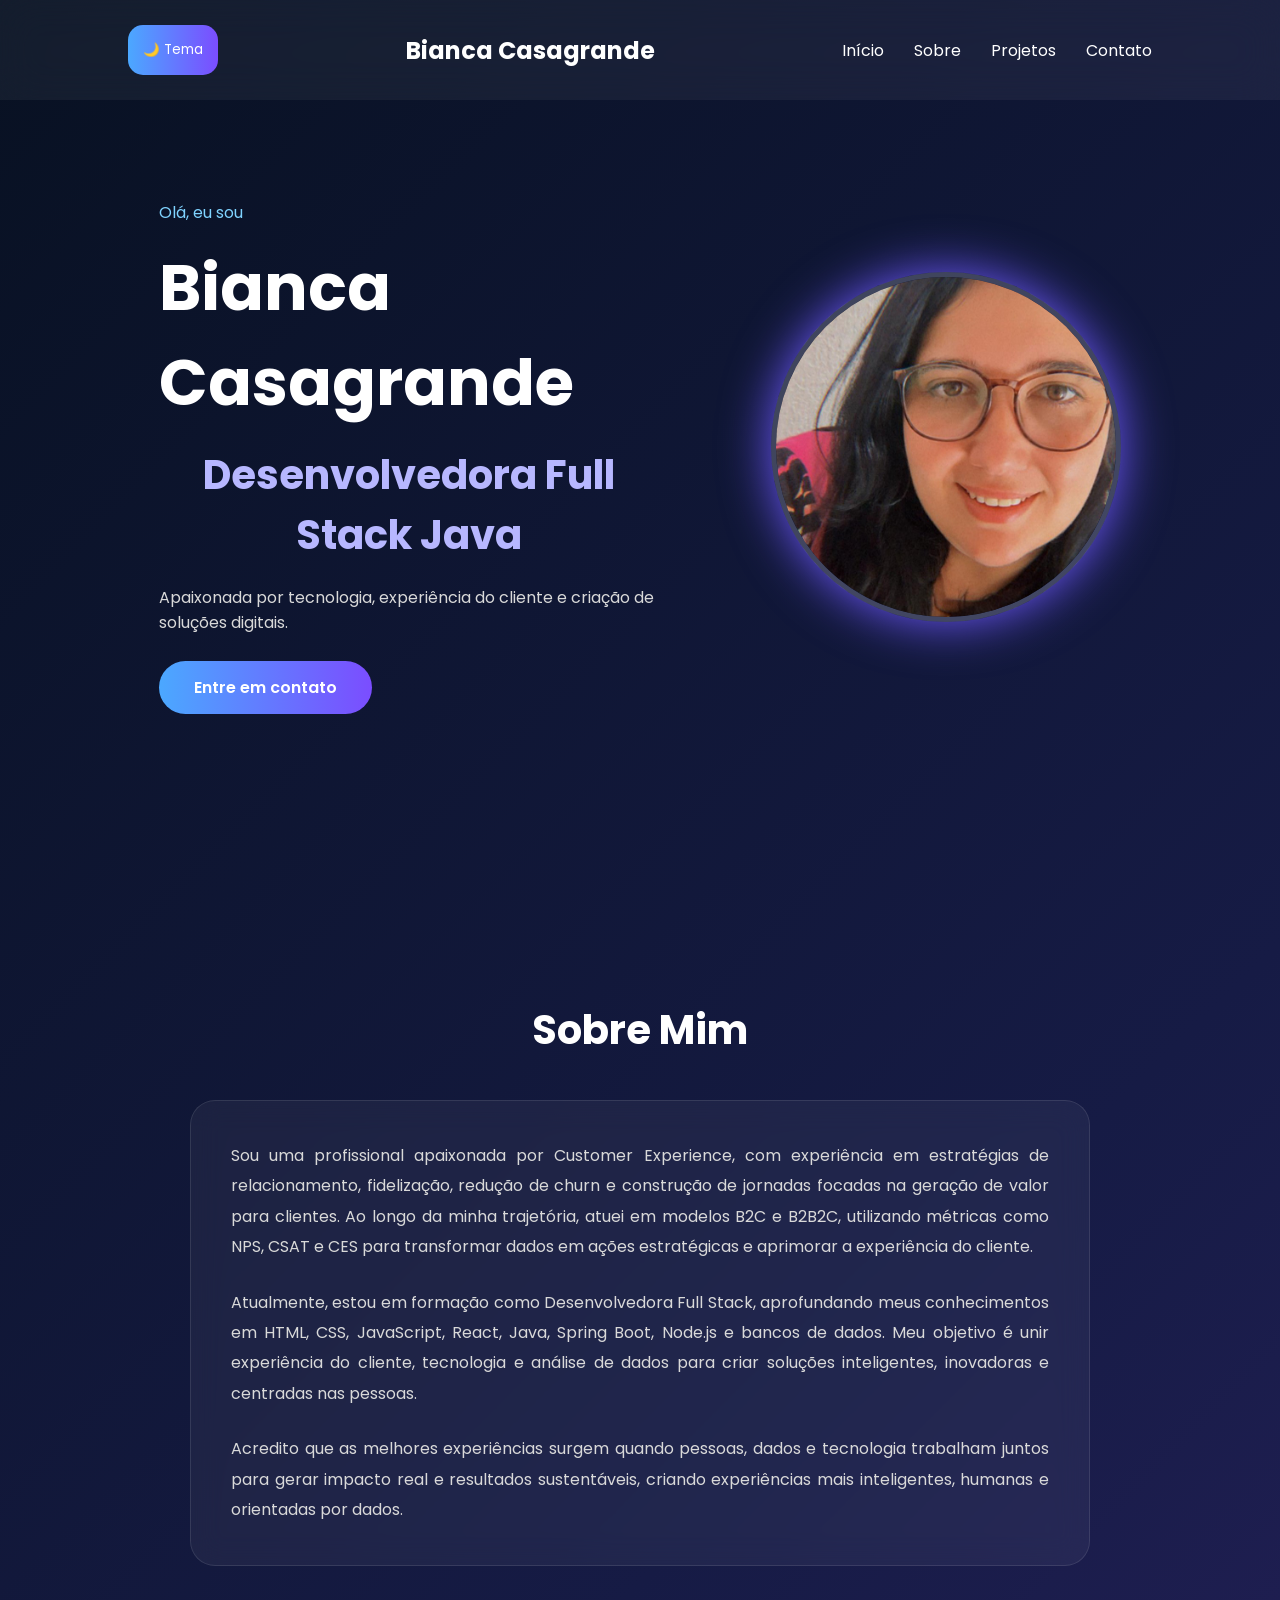
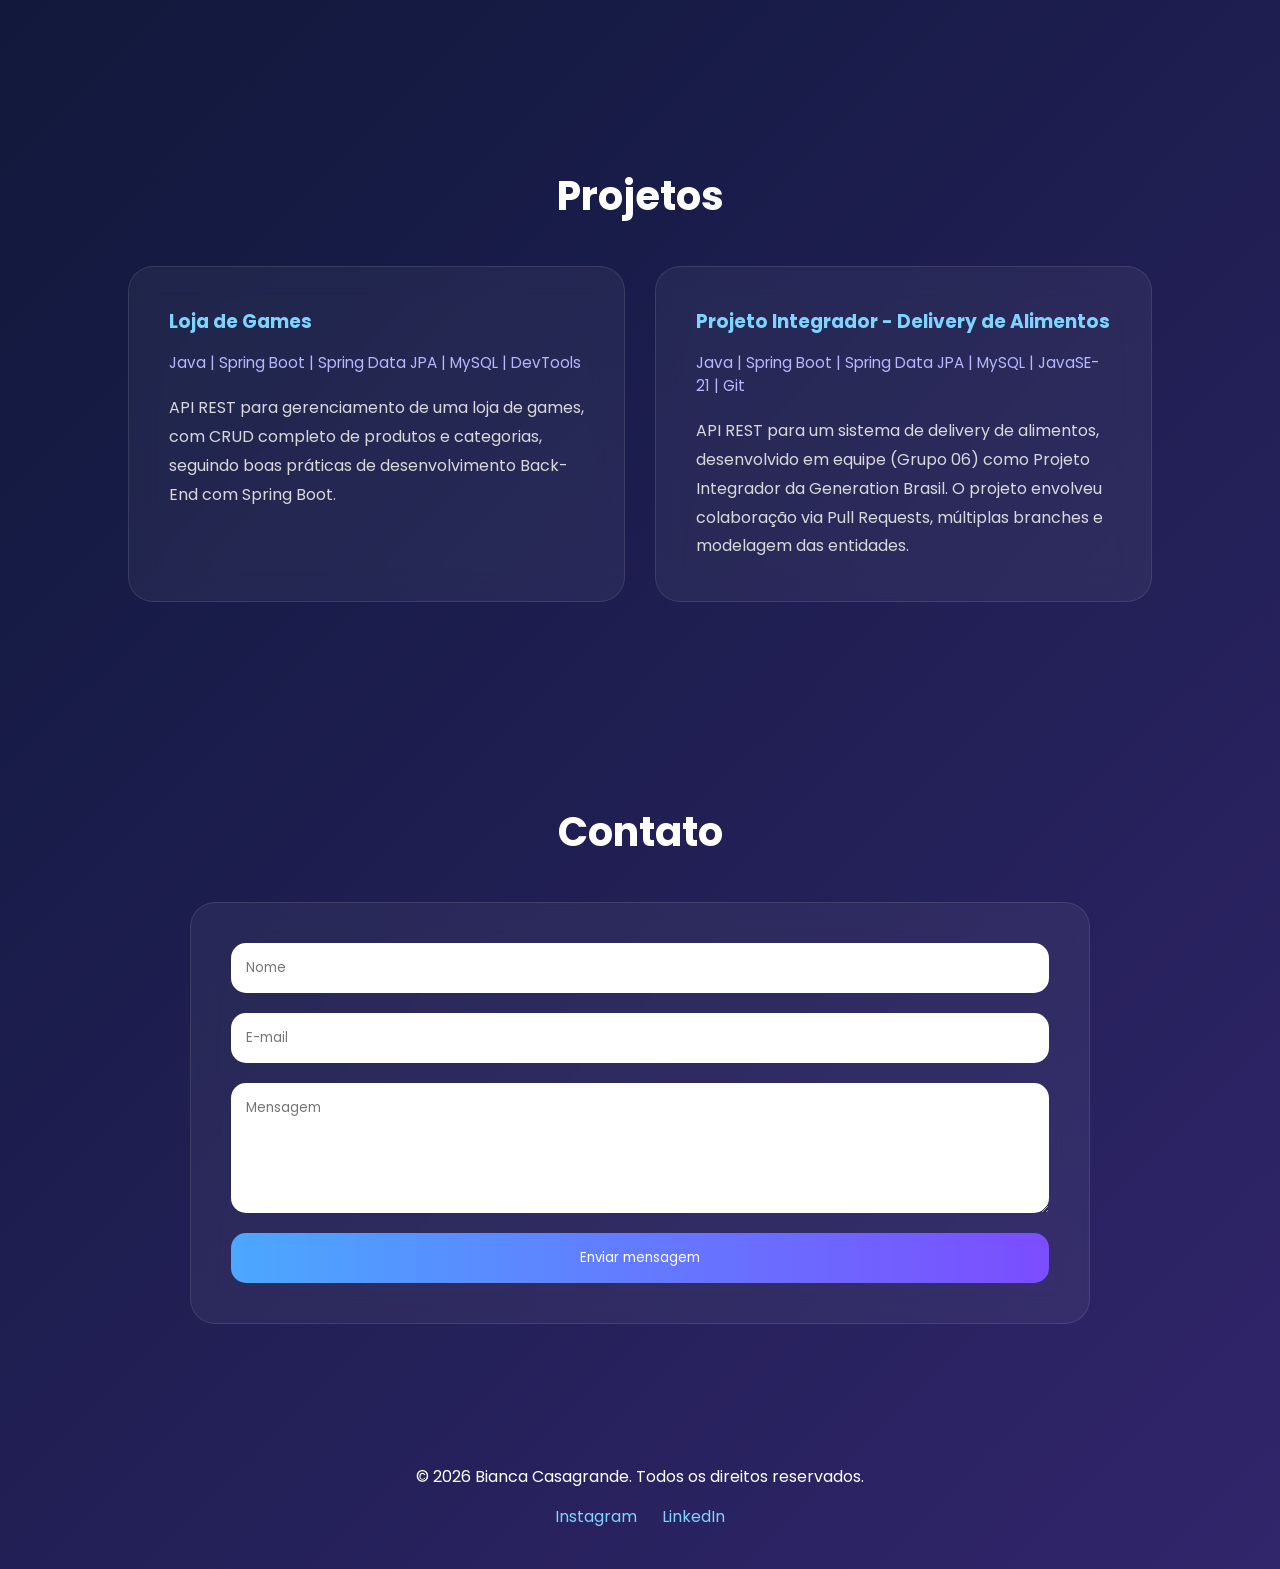
<file: index.html>
<!DOCTYPE html>
<html lang="pt-br">

<head>
    <meta charset="UTF-8">
    <meta name="viewport" content="width=device-width, initial-scale=1.0">
    <title>Bianca Casagrande | Portfólio</title>

    <link rel="stylesheet" href="style.css">

    <link rel="preconnect" href="https://fonts.googleapis.com">
    <link rel="preconnect" href="https://fonts.gstatic.com" crossorigin>
    <link href="https://fonts.googleapis.com/css2?family=Poppins:wght@300;400;500;600;700&display=swap"
        rel="stylesheet">
</head>

<body>

    <header>
        <button id="tema">🌙 Tema</button>
        <div class="logo">
            Bianca Casagrande
        </div>

        <nav>
            <a href="#inicio">Início</a>
            <a href="#sobre">Sobre</a>
            <a href="#projetos">Projetos</a>
            <a href="#contato">Contato</a>
        </nav>
    </header>

    <section id="inicio" class="hero">

        <div class="hero-text">

            <span>Olá, eu sou</span>

            <h1>Bianca Casagrande</h1>

            <h2>Desenvolvedora Full Stack Java</h2>

            <p>
                Apaixonada por tecnologia, experiência do cliente e criação de soluções digitais.
            </p>

            <a href="#contato" class="btn">
                Entre em contato
            </a>

        </div>

        <div class="hero-image">
            <img src="foto.jpg" alt="Foto Bianca Casagrande">
        </div>

    </section>

   <section id="sobre">

    <h2>Sobre Mim</h2>

    <div class="card">

        <p>
        Sou uma profissional apaixonada por Customer Experience, com experiência em estratégias de relacionamento, fidelização, redução de churn e construção de jornadas focadas na geração de valor para clientes. Ao longo da minha trajetória, atuei em modelos B2C e B2B2C, utilizando métricas como NPS, CSAT e CES para transformar dados em ações estratégicas e aprimorar a experiência do cliente.
        </p>

        <p>
        Atualmente, estou em formação como Desenvolvedora Full Stack, aprofundando meus conhecimentos em HTML, CSS, JavaScript, React, Java, Spring Boot, Node.js e bancos de dados. Meu objetivo é unir experiência do cliente, tecnologia e análise de dados para criar soluções inteligentes, inovadoras e centradas nas pessoas.
        </p>

         <p>
        Acredito que as melhores experiências surgem quando pessoas, dados e tecnologia trabalham juntos para gerar impacto real e resultados sustentáveis, criando experiências mais inteligentes, humanas e orientadas por dados.
        </p>

    </div>

</section>


<section id="projetos">

    <h2>Projetos</h2>

    <div class="projects-container">

        <div class="project-card">

            <h3>Loja de Games</h3>

            <span>
                Java | Spring Boot | Spring Data JPA | MySQL | DevTools
            </span>

            <p>
                API REST para gerenciamento de uma loja de games, com CRUD completo de produtos e categorias, seguindo boas práticas de desenvolvimento Back-End com Spring Boot.
            </p>

        </div>


        <div class="project-card">

            <h3>Projeto Integrador - Delivery de Alimentos</h3>

            <span>
                Java | Spring Boot | Spring Data JPA | MySQL | JavaSE-21 | Git
            </span>

            <p>
                API REST para um sistema de delivery de alimentos, desenvolvido em equipe (Grupo 06) como Projeto Integrador da Generation Brasil. O projeto envolveu colaboração via Pull Requests, múltiplas branches e modelagem das entidades.
            </p>

        </div>

    </div>

</section>

</div>

    </div>

    </section>

    <section id="contato">

        <h2>Contato</h2>

        <div class="card">

            <form action="success.html">

                <input type="text" placeholder="Nome" required>

                <input type="email" placeholder="E-mail" required>

                <textarea rows="5" placeholder="Mensagem"></textarea>

                <button type="submit">
                    Enviar mensagem
                </button>
                <form id="formulario"></form>

            </form>

        </div>

    </section>

    <footer>

    <p>
        © 2026 Bianca Casagrande. Todos os direitos reservados.
    </p>

    <div class="social-links">

        <a
            href="https://www.instagram.com/bianccasagrande/"
            target="_blank">

            Instagram

        </a>

        <a
            href="https://www.linkedin.com/in/biancacarvalhocasagrande/"
            target="_blank">

            LinkedIn

        </a>

    </div>

</footer>


</body>

</html>

<script src="script.js"></script>
</body>
</file>
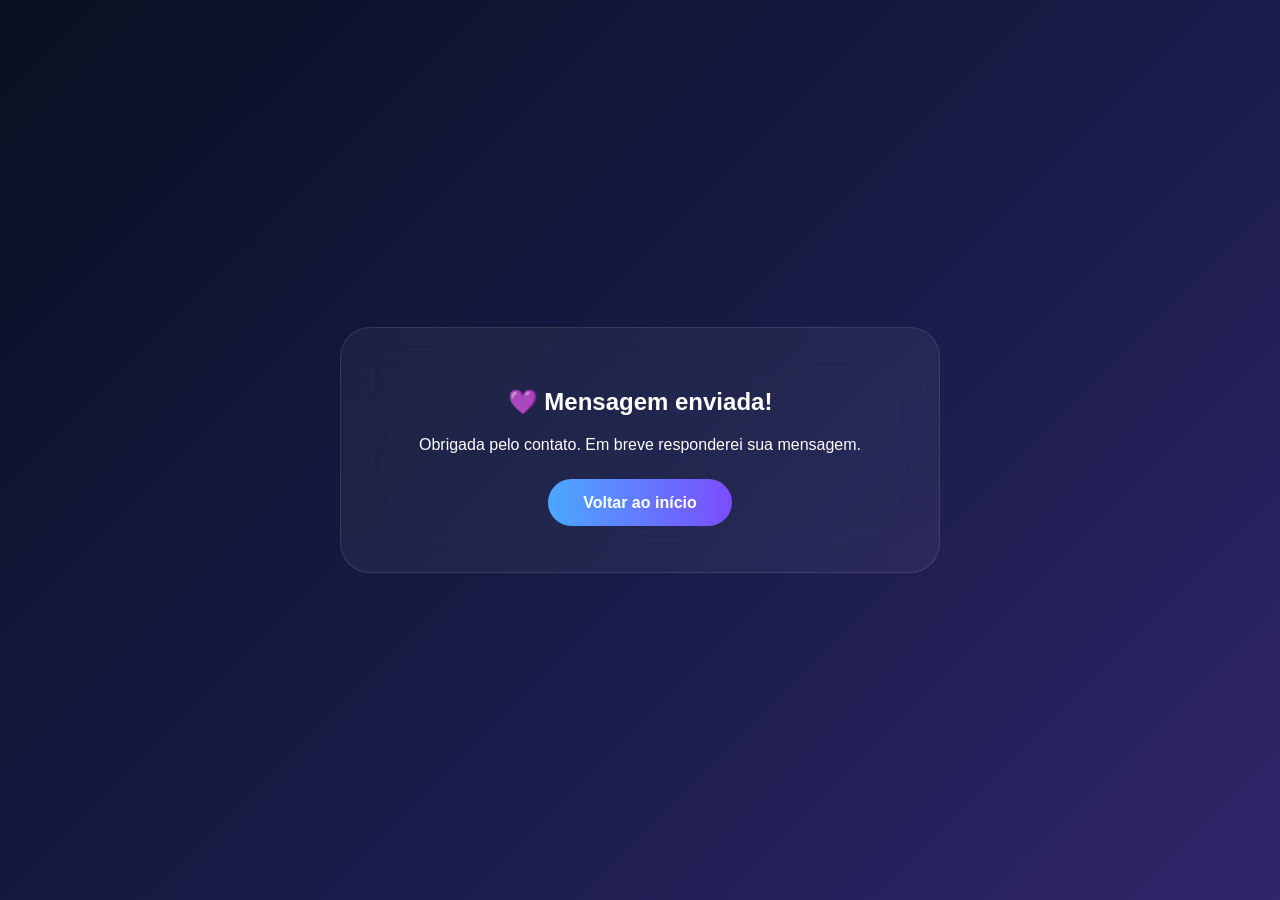
<file: success.html>
<!DOCTYPE html>
<html lang="pt-br">

<head>
    <meta charset="UTF-8">
    <meta name="viewport" content="width=device-width, initial-scale=1.0">
    <title>Mensagem enviada</title>

    <link rel="stylesheet" href="style.css">
</head>

<body>

    <section class="success-page">

        <div class="success-card">

            <h1>💜 Mensagem enviada!</h1>

            <p>
                Obrigada pelo contato. Em breve responderei sua mensagem.
            </p>

            <a href="index.html" class="btn">
                Voltar ao início
            </a>

        </div>

    </section>

</body>

</html>
</file>
<file: style.css>
*{
    margin:0;
    padding:0;
    box-sizing:border-box;
    font-family:'Poppins',sans-serif;
}

body{
    background:linear-gradient(135deg,#081122,#161b45,#31256b);
    color:white;
}

header{
    display:flex;
    justify-content:space-between;
    align-items:center;
    padding:25px 10%;
    position:fixed;
    width:100%;
    backdrop-filter:blur(20px);
    background:rgba(255,255,255,.05);
}

.logo{
    font-size:1.5rem;
    font-weight:700;
}

nav{
    display:flex;
    gap:30px;
}

nav a{
    text-decoration:none;
    color:white;
    transition:.3s;
}

nav a:hover{
    color:#7fd3ff;
}

.hero{
    min-height:100vh;
    display:flex;
    align-items:center;
    justify-content:space-around;
    padding:0 10%;
    gap:50px;
}

.hero-text{
    max-width:500px;
}

.hero-text span{
    color:#7fd3ff;
}

.hero-text h1{
    font-size:4rem;
    margin:15px 0;
}

.hero-text h2{
    color:#b7b7ff;
    margin-bottom:20px;
}

.hero-text p{
    color:#d9d9d9;
    margin-bottom:40px;
}

.btn{
    text-decoration:none;
    background:linear-gradient(90deg,#4ba8ff,#7b4dff);
    padding:15px 35px;
    border-radius:50px;
    color:white;
    font-weight:600;
}

.hero-image img{
    width:350px;
    height:350px;
    object-fit:cover;
    border-radius:50%;
    border:5px solid rgba(255,255,255,.2);
    box-shadow:0 0 50px #6f59ff;
}

section{
    padding:100px 10%;
}

section h2{
    text-align:center;
    margin-bottom:40px;
    font-size:2.5rem;
}

.card{
    max-width:900px;
    margin:auto;
    background:rgba(255,255,255,.05);
    border:1px solid rgba(255,255,255,.1);
    backdrop-filter:blur(15px);
    padding:40px;
    border-radius:25px;
}

form{
    display:flex;
    flex-direction:column;
    gap:20px;
}

input,
textarea{
    padding:15px;
    border:none;
    border-radius:15px;
    outline:none;
}

button{
    background:linear-gradient(90deg,#4ba8ff,#7b4dff);
    border:none;
    color:white;
    padding:15px;
    border-radius:15px;
    cursor:pointer;
}

footer{
    text-align:center;
    padding:40px;
}

.success-page{
    min-height:100vh;
    display:flex;
    justify-content:center;
    align-items:center;
}

.success-card{
    width:600px;
    text-align:center;
    padding:60px;
    border-radius:30px;
    background:rgba(255,255,255,.05);
    border:1px solid rgba(255,255,255,.1);
    backdrop-filter:blur(20px);
}

.success-card h1{
    margin-bottom:20px;
}

.success-card p{
    margin-bottom:40px;
}

/* PROJETOS */

.projects-container{
    display:grid;
    grid-template-columns:repeat(auto-fit,minmax(350px,1fr));
    gap:30px;
}

.project-card{
    background:rgba(255,255,255,.05);
    border:1px solid rgba(255,255,255,.1);
    backdrop-filter:blur(15px);
    padding:40px;
    border-radius:25px;
    transition:.4s;
}

.project-card:hover{
    transform:translateY(-10px);
    box-shadow:0 15px 40px rgba(123,77,255,.3);
}

.project-card h3{
    color:#7fd3ff;
    margin-bottom:15px;
}

.project-card span{
    display:block;
    color:#b7b7ff;
    margin-bottom:20px;
    font-size:.95rem;
}

.project-card p{
    color:#d9d9d9;
    line-height:1.8;
}

.social-links{
    display:flex;
    justify-content:center;
    gap:25px;
    margin-top:15px;
}

.social-links a{
    color:#7fd3ff;
    text-decoration:none;
    transition:.3s;
}

.social-links a:hover{
    color:white;
}

.card p{
    color: #d9d9d9;
    line-height: 1.9;
    text-align: justify;
    margin-bottom: 25px;
}

.card p:last-child{
    margin-bottom: 0;
}

/* TEMA CLARO */

.light-mode{
    background: linear-gradient(135deg,#eef3ff,#dbe7ff,#f4f7ff);
    color: #1f2937;
}

.light-mode header{
    background: rgba(255,255,255,.7);
}

.light-mode nav a{
    color: #1f2937;
}

.light-mode .hero-text h2,
.light-mode .project-card span{
    color: #5b5bd6;
}

.light-mode .hero-text p,
.light-mode .card p,
.light-mode .project-card p,
.light-mode footer p{
    color: #4b5563;
}

.light-mode .card,
.light-mode .project-card,
.light-mode .success-card{
    background: rgba(255,255,255,.8);
    border: 1px solid rgba(0,0,0,.1);
}

.light-mode input,
.light-mode textarea{
    background: white;
    color: #1f2937;
    border: 1px solid #d1d5db;
}

.light-mode input::placeholder,
.light-mode textarea::placeholder{
    color: #6b7280;
}

.light-mode .social-links a,
.light-mode .project-card h3,
.light-mode .hero-text span{
    color: #2563eb;
}
</file>
